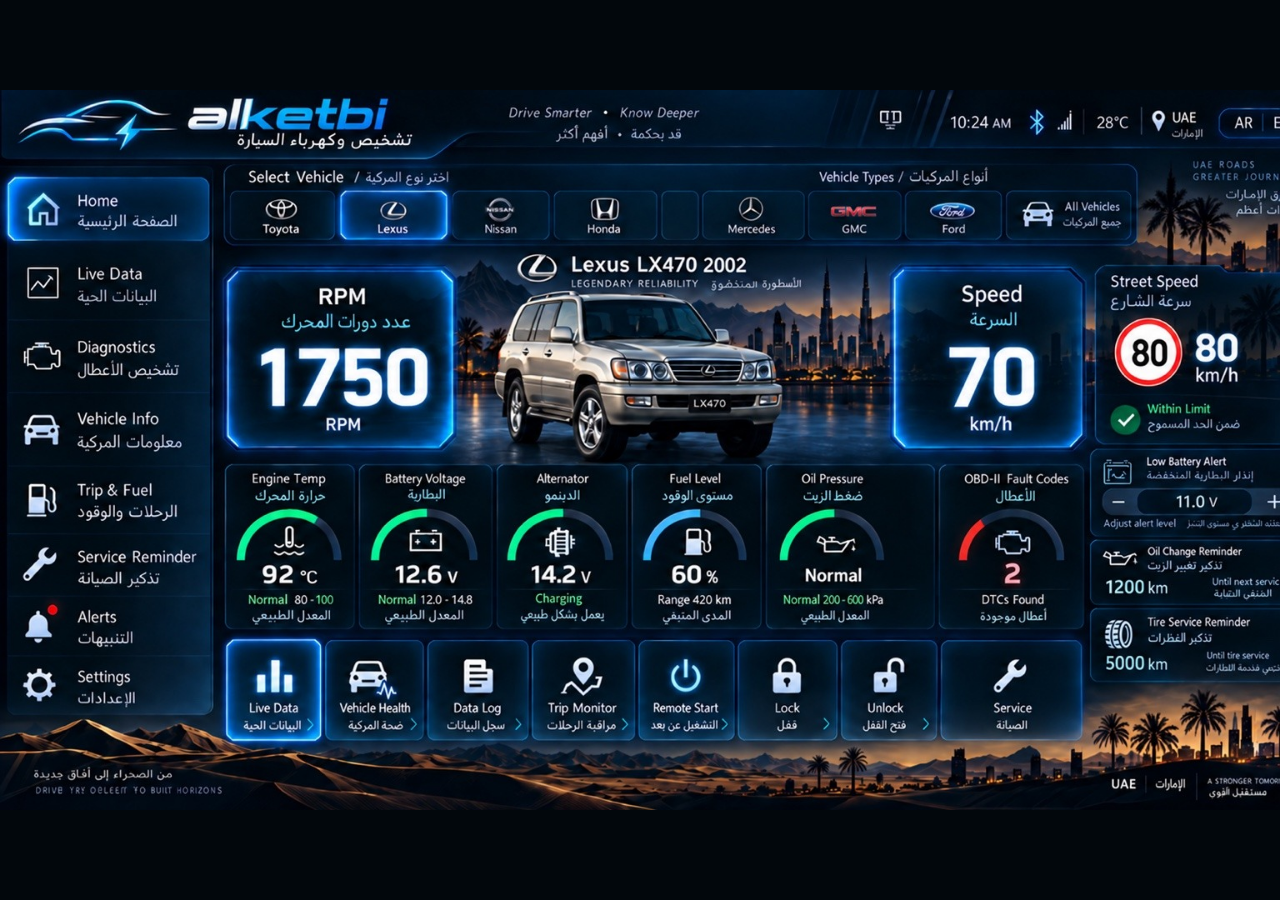
<file: index.html.html>
<!doctype html>
<html lang="ar" dir="rtl">
<head>
  <meta charset="utf-8">
  <meta name="viewport" content="width=device-width, initial-scale=1, viewport-fit=cover">
  <meta name="theme-color" content="#02070c">
  <title>alketbi</title>
  <style>
    html, body {
      margin: 0;
      width: 100%;
      min-height: 100%;
      background: #02070c;
    }
    body {
      min-height: 100vh;
      display: flex;
      align-items: center;
      justify-content: center;
      overflow: auto;
    }
    img {
      display: block;
      width: 100%;
      height: auto;
      max-width: 1536px;
    }
  </style>
</head>
<body>
  <img src="./dashboard.jpg?v=301" alt="alketbi dashboard">
</body>
</html>
</file>
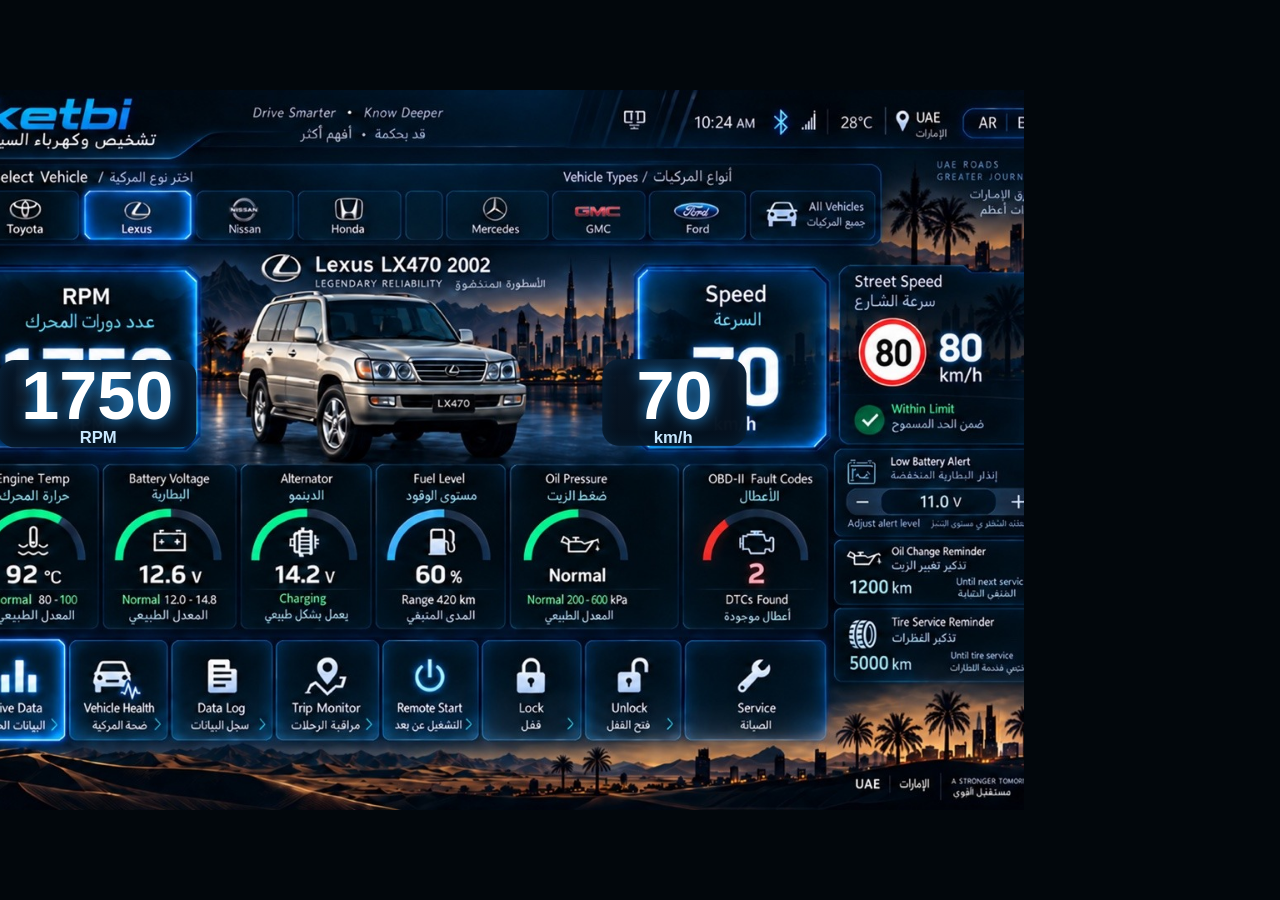
<file: index_old.html>
<!doctype html>
<html lang="ar" dir="rtl">
<head>
  <meta charset="utf-8">
  <meta name="viewport" content="width=device-width,initial-scale=1,viewport-fit=cover">
  <meta name="theme-color" content="#02070c">
  <title>alketbi</title>
  <style>
    html,body{
      margin:0;
      width:100%;
      height:100%;
      background:#02070c;
      overflow:hidden;
      font-family:-apple-system,BlinkMacSystemFont,"Segoe UI",Tahoma,Arial,sans-serif
    }
    #viewport{
      width:100vw;
      height:100vh;
      overflow:hidden;
      background:#02070c
    }
    #stage{
      position:relative;
      width:1536px;
      height:864px;
      transform-origin:top left
    }
    .dashboard-bg{
      position:absolute;
      inset:0;
      width:1536px;
      height:864px;
      display:block;
      user-select:none;
      -webkit-user-drag:none
    }
    .hotspot{
      position:absolute;
      border:0;
      background:transparent;
      border-radius:12px;
      cursor:pointer
    }
    .hotspot:active{
      background:rgba(52,168,255,.12);
      box-shadow:0 0 24px rgba(0,150,255,.45) inset
    }
    .cover{
      position:absolute;
      background:linear-gradient(180deg,rgba(8,22,38,.98),rgba(5,16,28,.98));
      border-radius:20px;
      box-shadow:inset 0 0 18px rgba(16,111,179,.22)
    }
    .rpm-cover{left:305px;top:324px;width:238px;height:105px}
    .speed-cover{left:1030px;top:323px;width:173px;height:104px}
    .live-number{
      position:absolute;
      color:#fff;
      font-weight:900;
      line-height:1;
      text-shadow:0 0 18px rgba(45,167,255,.95);
      text-align:center
    }
    .rpm-number{left:305px;top:326px;width:238px;font-size:82px}
    .speed-number{left:1030px;top:326px;width:173px;font-size:82px}
    .live-unit{
      position:absolute;
      color:#c8e8ff;
      font-weight:800;
      text-align:center
    }
    .rpm-unit{left:355px;top:406px;width:140px;font-size:20px}
    .speed-unit{left:1045px;top:406px;width:140px;font-size:20px}
    .toast{
      position:absolute;
      left:50%;
      bottom:18px;
      transform:translateX(-50%) translateY(12px);
      padding:11px 16px;
      border-radius:14px;
      background:rgba(4,16,26,.95);
      border:1px solid #168dd1;
      color:#fff;
      font-size:17px;
      opacity:0;
      transition:.2s;
      white-space:nowrap;
      pointer-events:none
    }
    .toast.show{
      opacity:1;
      transform:translateX(-50%) translateY(0)
    }
  </style>
</head>
<body>
  <main id="viewport">
    <div id="stage">
      <img class="dashboard-bg"
           src="https://alketbi-2026.github.io/Alketbi-2026/dashboard.jpg?v=500"
           alt="alketbi dashboard">

      <div class="cover rpm-cover"></div>
      <div class="live-number rpm-number" id="rpmValue">1750</div>
      <div class="live-unit rpm-unit">RPM</div>

      <div class="cover speed-cover"></div>
      <div class="live-number speed-number" id="speedValue">70</div>
      <div class="live-unit speed-unit">km/h</div>

      <button class="hotspot" style="left:9px;top:102px;width:242px;height:80px" data-msg="الرئيسية"></button>
      <button class="hotspot" style="left:9px;top:187px;width:242px;height:80px" data-msg="البيانات الحية"></button>
      <button class="hotspot" style="left:9px;top:272px;width:242px;height:80px" data-msg="تشخيص الأعطال"></button>

      <button class="hotspot" style="left:756px;top:660px;width:112px;height:122px" data-msg="التشغيل عن بُعد: تجريبي حتى ربط وحدة معتمدة"></button>
      <button class="hotspot" style="left:878px;top:660px;width:112px;height:122px" data-msg="القفل: تجريبي"></button>
      <button class="hotspot" style="left:998px;top:660px;width:112px;height:122px" data-msg="الفتح: تجريبي"></button>

      <div id="toast" class="toast"></div>
    </div>
  </main>

  <script>
    const DESIGN_W=1536, DESIGN_H=864;
    const stage=document.getElementById('stage');
    function fitStage(){
      const s=Math.min(innerWidth/DESIGN_W,innerHeight/DESIGN_H);
      const sw=DESIGN_W*s, sh=DESIGN_H*s;
      stage.style.transform=`scale(${s})`;
      stage.style.marginLeft=Math.max(0,(innerWidth-sw)/2)+'px';
      stage.style.marginTop=Math.max(0,(innerHeight-sh)/2)+'px';
    }
    addEventListener('resize',fitStage);
    addEventListener('orientationchange',()=>setTimeout(fitStage,150));
    fitStage();

    const toast=document.getElementById('toast');
    let tt;
    function showToast(msg){
      clearTimeout(tt);
      toast.textContent=msg;
      toast.classList.add('show');
      tt=setTimeout(()=>toast.classList.remove('show'),1600);
    }
    document.querySelectorAll('.hotspot[data-msg]').forEach(b=>{
      b.addEventListener('click',()=>showToast(b.dataset.msg));
    });

    let rpm=1750, speed=70;
    const rpmEl=document.getElementById('rpmValue');
    const speedEl=document.getElementById('speedValue');
    setInterval(()=>{
      rpm=Math.max(700,Math.min(4200,rpm+Math.round((Math.random()-.5)*90)));
      speed=Math.max(0,Math.min(140,speed+Math.round((Math.random()-.5)*3)));
      rpmEl.textContent=rpm;
      speedEl.textContent=speed;
    },1200);
  </script>
</body>
</html>
</file>
